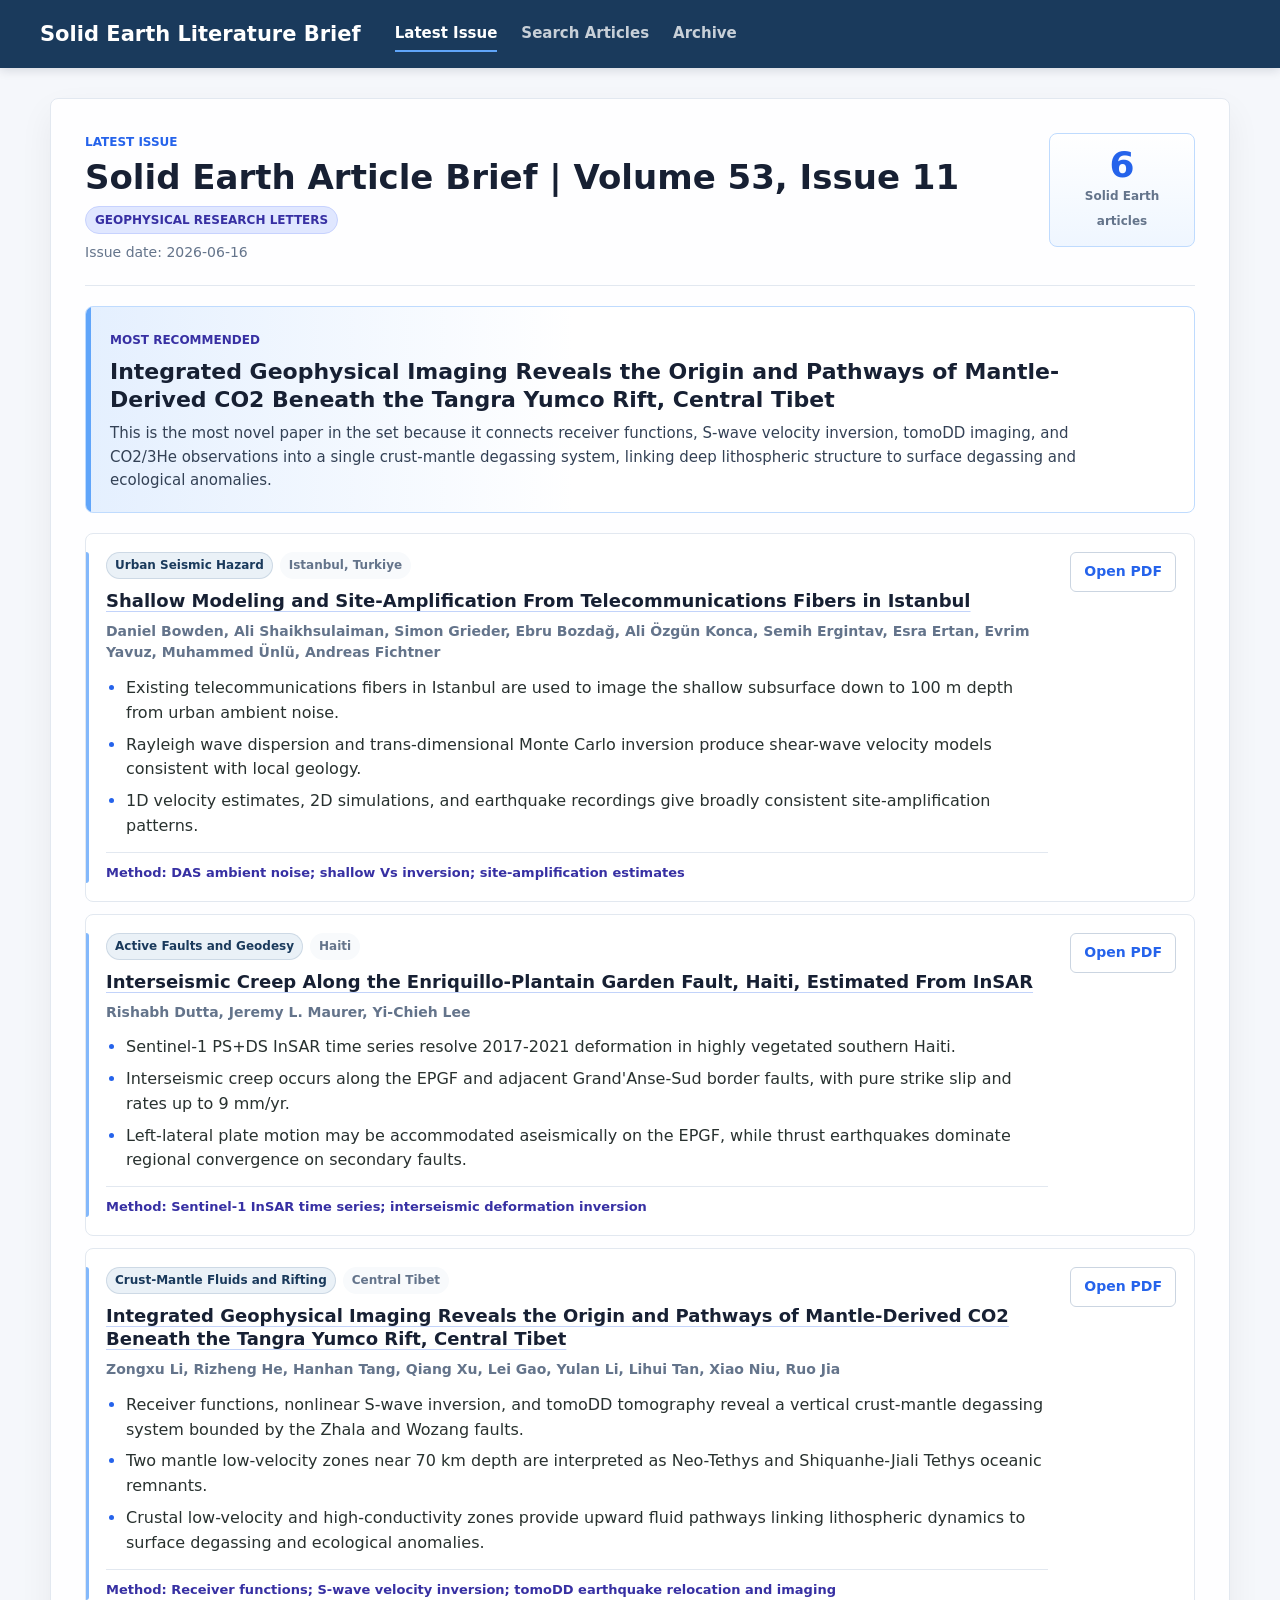
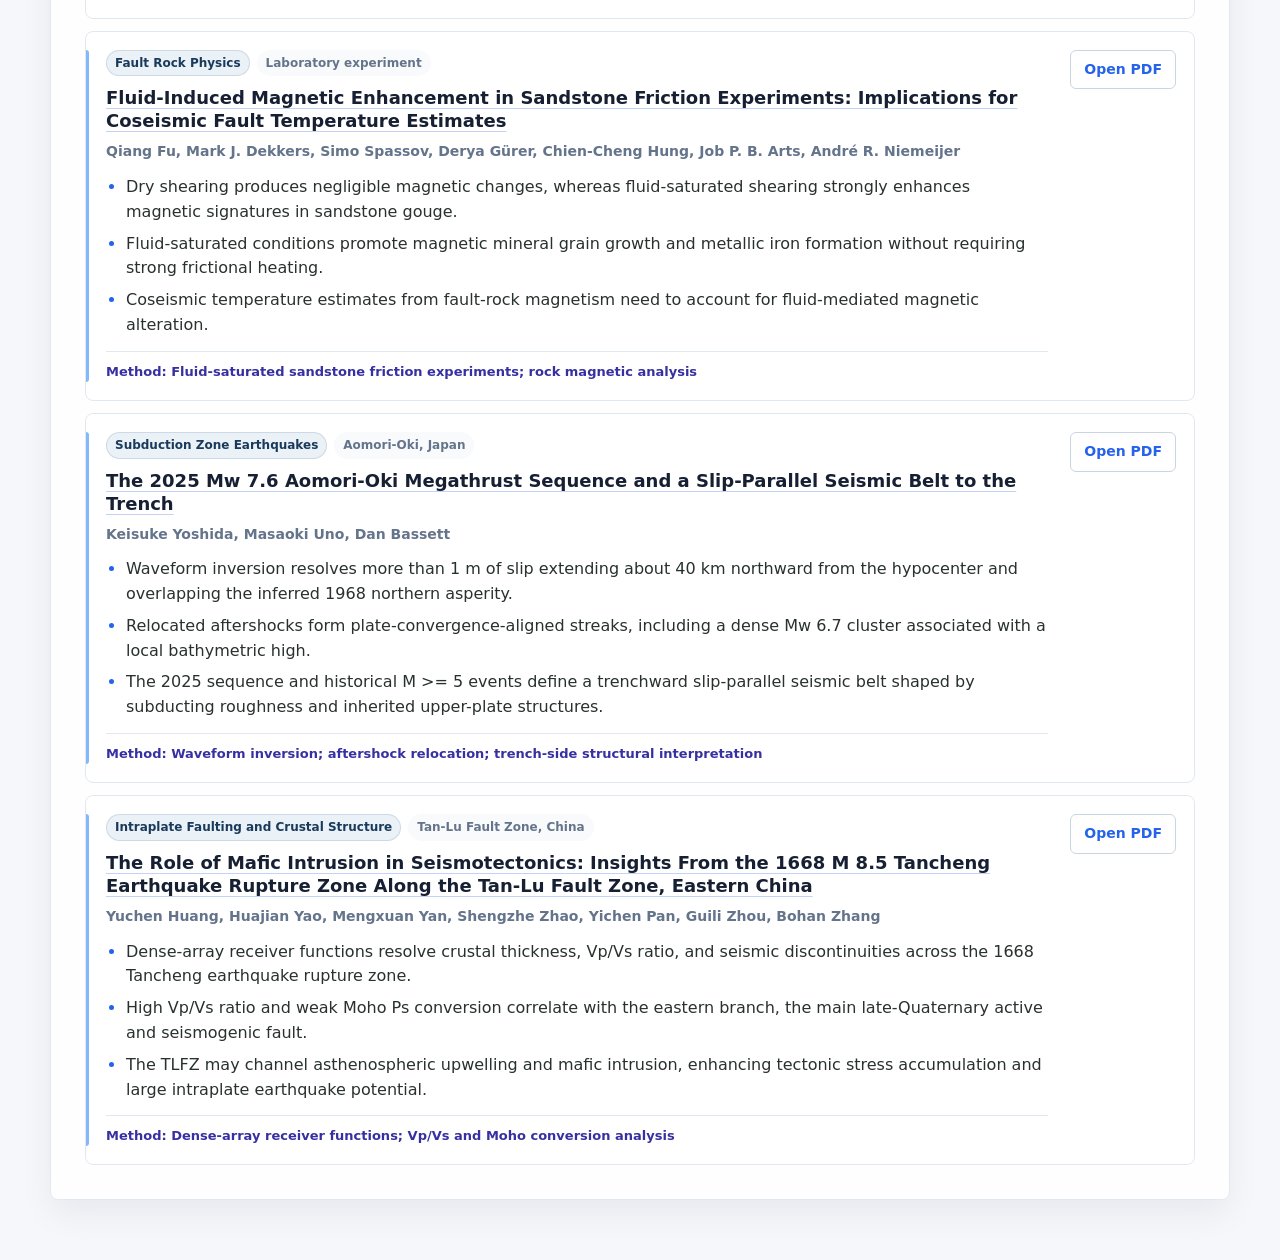
<file: index.html>
<!doctype html>
<html lang="en">
  <head>
    <meta charset="utf-8" />
    <meta name="viewport" content="width=device-width, initial-scale=1" />
    <title>Solid Earth Literature Monitor</title>
    <link rel="stylesheet" href="assets/styles.css" />
  </head>
  <body>
    <header class="topbar">
      <div class="topbar-inner">
        <a class="site-title" href="#latest" data-section-link="latest">Solid Earth Literature Brief</a>
        <nav class="topbar-nav" aria-label="Report sections">
          <a href="#latest" data-section-link="latest" class="active">Latest Issue</a>
          <a href="#search" data-section-link="search">Search Articles</a>
          <a href="#archive" data-section-link="archive">Archive</a>
        </nav>
      </div>
    </header>

    <main>
      <section id="latest" class="latest-section content-section active" aria-labelledby="latest-title">
        <div class="latest-head">
          <div>
            <p class="section-kicker">Latest Issue</p>
            <h2 id="latest-title"></h2>
            <p id="latest-meta" class="meta-line"></p>
          </div>
          <div id="latest-count" class="count-box"></div>
        </div>

        <div id="latest-summary" class="summary-grid"></div>
        <div id="latest-list" class="article-list"></div>
      </section>

      <section id="search" class="search-section content-section" aria-labelledby="search-title">
        <div class="section-title-row">
          <div>
            <p class="section-kicker">Search</p>
            <h2 id="search-title">Search Articles</h2>
          </div>
          <span id="search-count" class="small-note"></span>
        </div>

        <div class="controls" aria-label="Search recorded articles">
          <label class="search-box">
            <span>Keyword</span>
            <input id="search-input" type="search" placeholder="Title, author, method, region, key point" />
          </label>
          <div id="interest-filters" class="interest-filters" aria-label="Interest keyword filter"></div>
        </div>

        <div id="search-results" class="article-list compact-list"></div>
      </section>

      <section id="archive" class="archive-section content-section" aria-labelledby="archive-title">
        <div class="section-title-row">
          <div>
            <p class="section-kicker">Archive</p>
            <h2 id="archive-title">Previous Reports</h2>
          </div>
          <span id="archive-count" class="small-note"></span>
        </div>
        <div id="archive-list" class="archive-list"></div>
      </section>

    </main>

    <script src="assets/app.js"></script>
  </body>
</html>
</file>
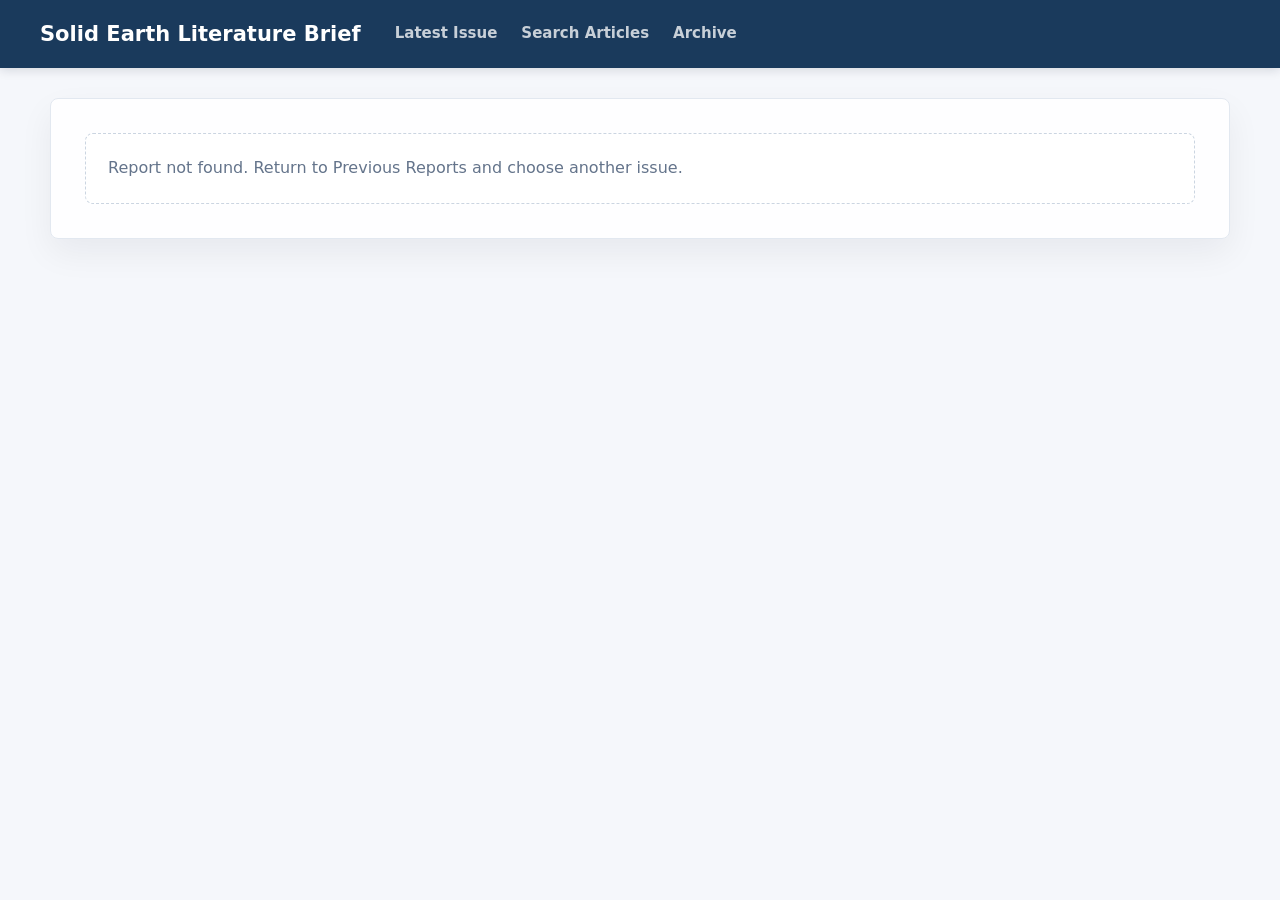
<file: report.html>
<!doctype html>
<html lang="en">
  <head>
    <meta charset="utf-8" />
    <meta name="viewport" content="width=device-width, initial-scale=1" />
    <title>Solid Earth Report Detail</title>
    <link rel="stylesheet" href="assets/styles.css" />
  </head>
  <body>
    <header class="topbar">
      <div class="topbar-inner">
        <a class="site-title" href="index.html">Solid Earth Literature Brief</a>
        <nav class="topbar-nav" aria-label="Report navigation">
          <a href="index.html#latest">Latest Issue</a>
          <a href="index.html#search">Search Articles</a>
          <a href="index.html#archive">Archive</a>
        </nav>
      </div>
    </header>

    <main>
      <section id="report-detail" class="detail-section detail-page" aria-labelledby="detail-title" hidden>
        <div class="detail-head">
          <div>
            <p class="section-kicker">Report Detail</p>
            <h2 id="detail-title"></h2>
            <p id="detail-meta" class="meta-line"></p>
          </div>
          <div class="detail-actions">
            <a id="detail-source" class="article-link" target="_blank" rel="noreferrer" hidden>Issue Page</a>
            <a class="article-link" href="index.html#archive">Back</a>
          </div>
        </div>

        <div id="detail-summary" class="summary-grid"></div>
        <div id="detail-list" class="article-list"></div>
      </section>

      <section id="report-missing" class="detail-section detail-page" hidden>
        <div class="empty-state">Report not found. Return to Previous Reports and choose another issue.</div>
      </section>
    </main>

    <script src="assets/app.js"></script>
  </body>
</html>
</file>
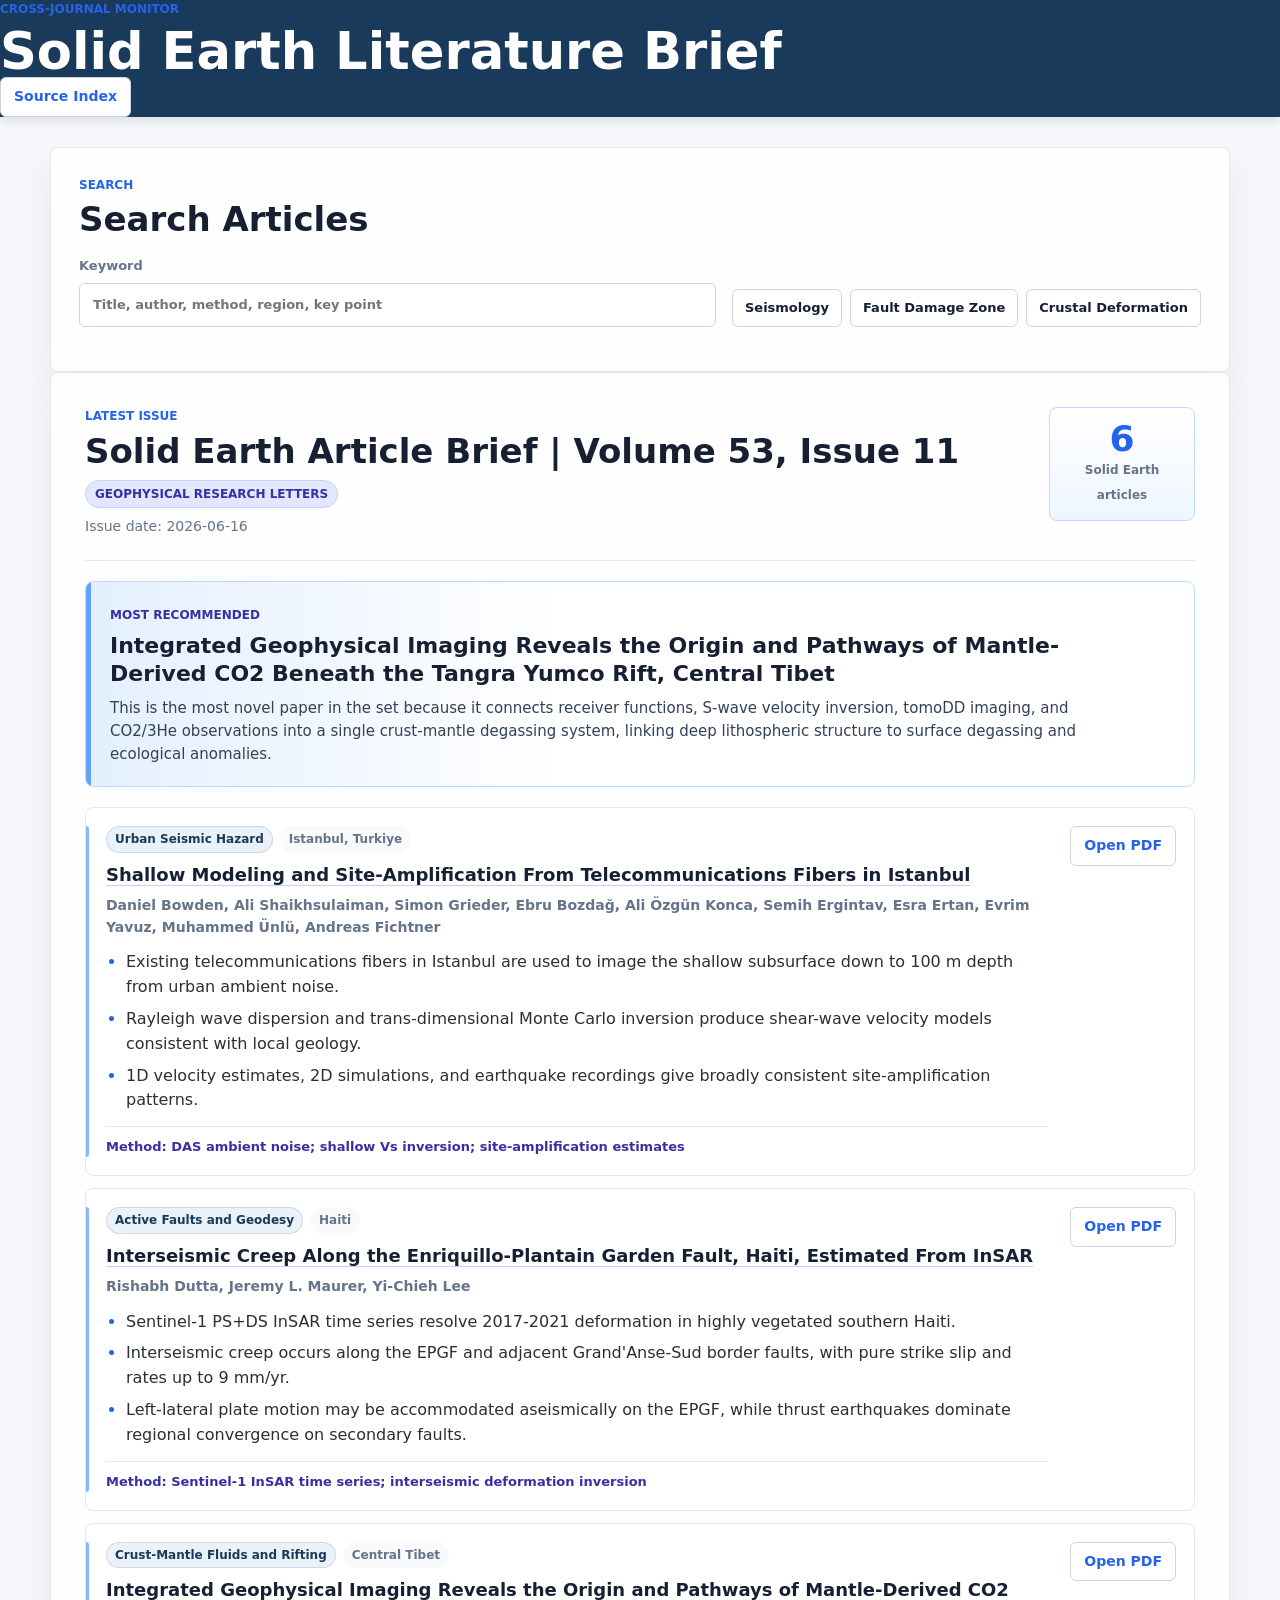
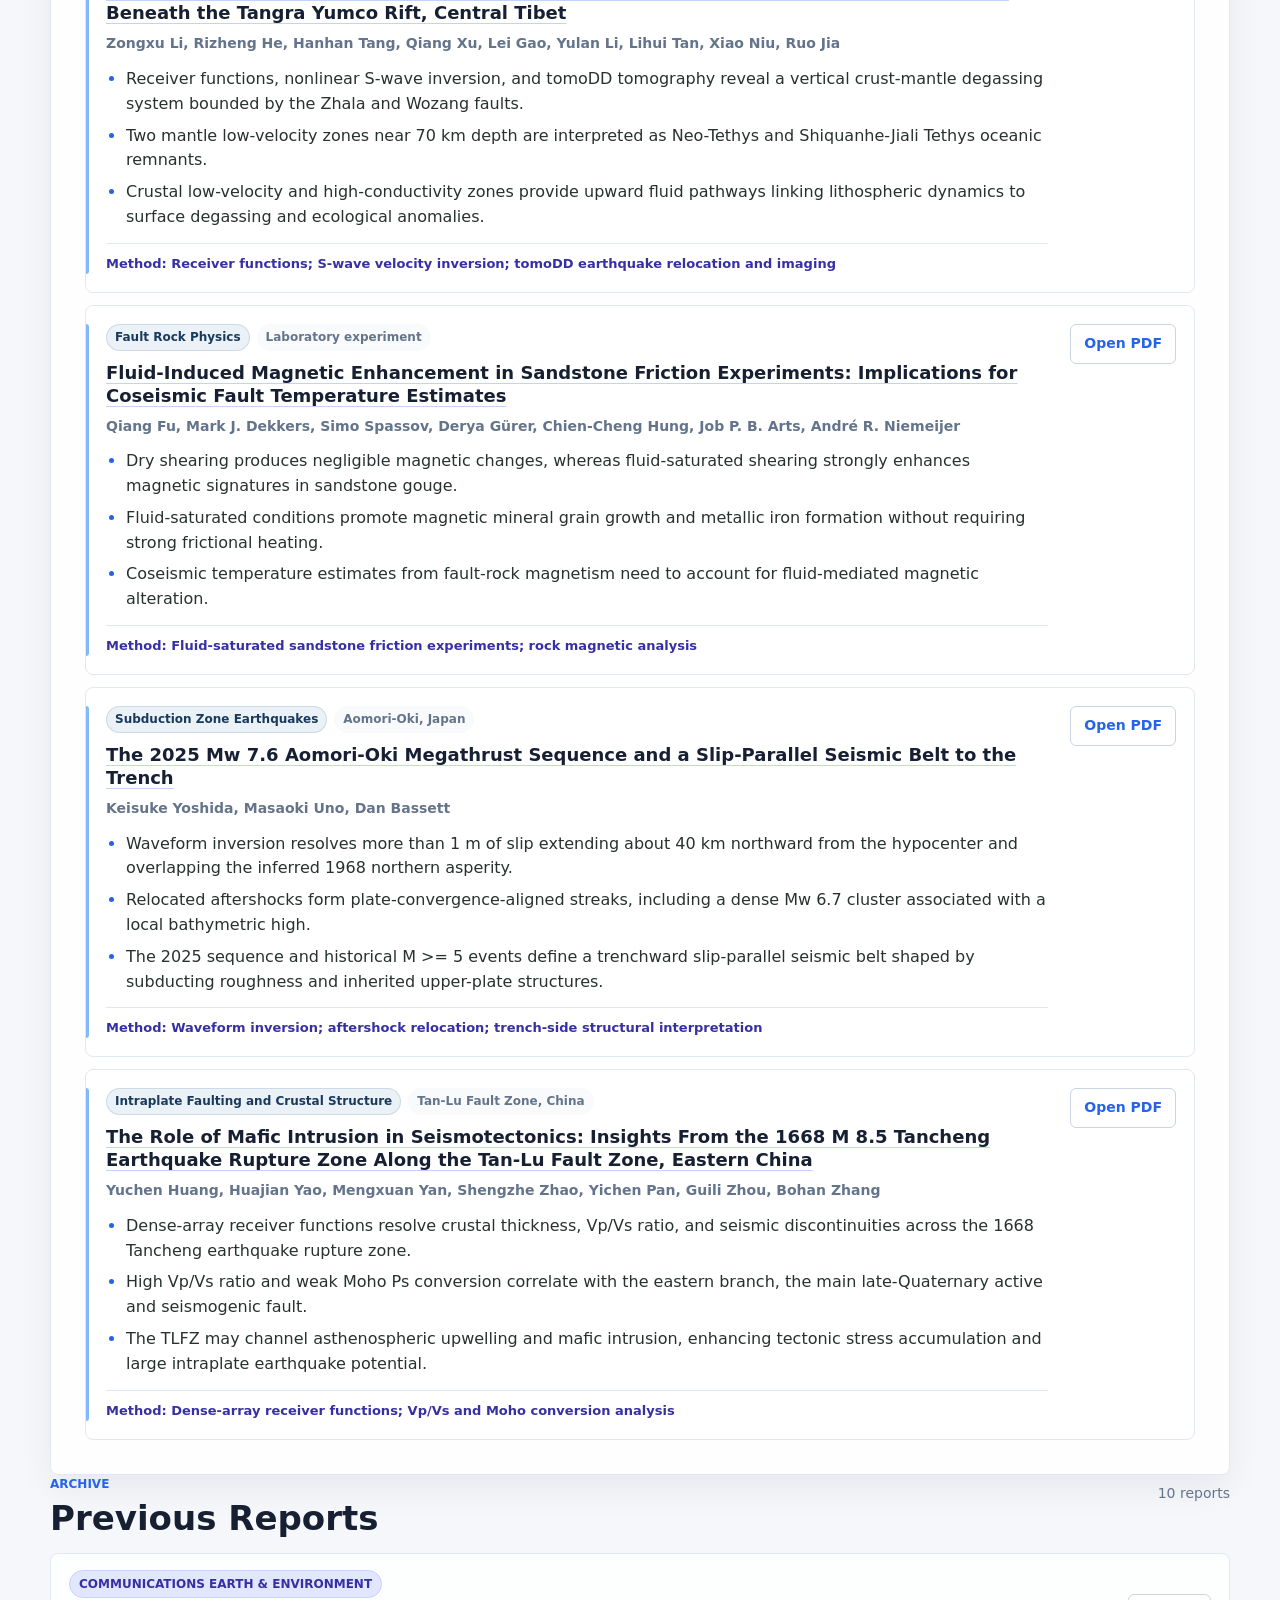
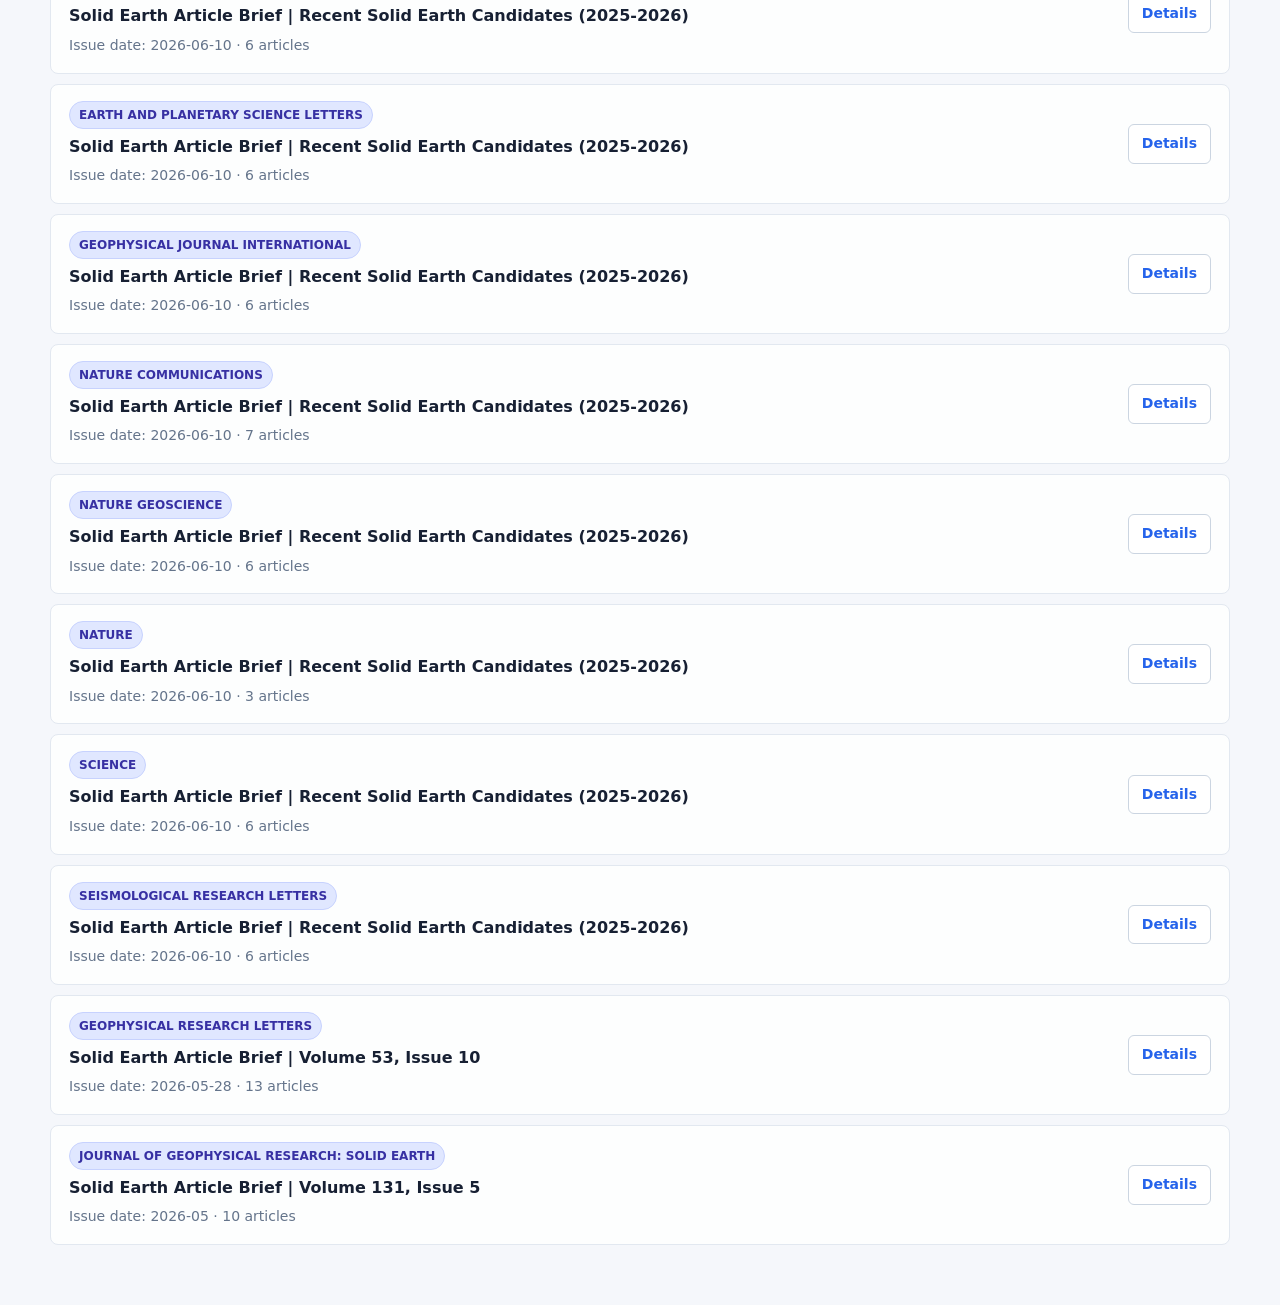
<file: solid-earth-reporter.html>
<!doctype html>
<html lang="en">
  <head>
    <meta charset="utf-8" />
    <meta name="viewport" content="width=device-width, initial-scale=1" />
    <title>Solid Earth Literature Monitor</title>
    <link rel="stylesheet" href="assets/styles.css" />
  </head>
  <body>
    <header class="topbar">
      <div>
        <p class="eyebrow">Cross-Journal Monitor</p>
        <h1>Solid Earth Literature Brief</h1>
      </div>
      <a class="source-link" href="https://agupubs.onlinelibrary.wiley.com/toc/19448007/current" target="_blank" rel="noreferrer">
        Source Index
      </a>
    </header>

    <main>
      <section class="search-section" aria-labelledby="search-title">
        <div class="section-title-row">
          <div>
            <p class="section-kicker">Search</p>
            <h2 id="search-title">Search Articles</h2>
          </div>
          <span id="search-count" class="small-note"></span>
        </div>

        <div class="controls" aria-label="Search recorded articles">
          <label class="search-box">
            <span>Keyword</span>
            <input id="search-input" type="search" placeholder="Title, author, method, region, key point" />
          </label>
          <div id="interest-filters" class="interest-filters" aria-label="Interest keyword filter"></div>
        </div>

        <div id="search-results" class="article-list compact-list"></div>
      </section>

      <section class="latest-section" aria-labelledby="latest-title">
        <div class="latest-head">
          <div>
            <p class="section-kicker">Latest Issue</p>
            <h2 id="latest-title"></h2>
            <p id="latest-meta" class="meta-line"></p>
          </div>
          <div id="latest-count" class="count-box"></div>
        </div>

        <div id="latest-summary" class="summary-grid"></div>
        <div id="latest-list" class="article-list"></div>
      </section>

      <section class="archive-section" aria-labelledby="archive-title">
        <div class="section-title-row">
          <div>
            <p class="section-kicker">Archive</p>
            <h2 id="archive-title">Previous Reports</h2>
          </div>
          <span id="archive-count" class="small-note"></span>
        </div>
        <div id="archive-list" class="archive-list"></div>
      </section>

    </main>

    <script src="assets/app.js"></script>
  </body>
</html>
</file>
<file: assets/styles.css>
:root {
  color-scheme: light;
  --page: #f5f7fb;
  --surface: #ffffff;
  --surface-soft: #f8fafc;
  --ink: #172033;
  --muted: #64748b;
  --line: #e2e8f0;
  --line-strong: #cbd5e1;
  --blue: #1a3a5c;
  --blue-bright: #2563eb;
  --blue-soft: #eff6ff;
  --blue-pale: #dbeafe;
  --indigo: #3730a3;
  --slate: #334155;
  --amber: #f59e0b;
  --shadow: 0 14px 34px rgba(15, 23, 42, 0.06);
  --shadow-small: 0 8px 20px rgba(15, 23, 42, 0.08);
}

* {
  box-sizing: border-box;
}

[hidden] {
  display: none !important;
}

html {
  scroll-behavior: smooth;
}

body {
  margin: 0;
  background: var(--page);
  color: var(--ink);
  font-family: Inter, ui-sans-serif, system-ui, -apple-system, BlinkMacSystemFont, "Segoe UI", sans-serif;
  line-height: 1.55;
}

a {
  color: inherit;
}

.topbar {
  position: sticky;
  top: 0;
  z-index: 100;
  background: var(--blue);
  color: #ffffff;
  box-shadow: 0 2px 10px rgba(15, 23, 42, 0.14);
}

.topbar-inner {
  display: flex;
  align-items: center;
  gap: 34px;
  justify-content: flex-start;
  width: min(1200px, calc(100vw - 32px));
  min-height: 68px;
  margin: 0 auto;
  padding: 14px 0;
}

.site-title {
  color: #ffffff;
  font-size: 21px;
  font-weight: 800;
  text-decoration: none;
  white-space: nowrap;
}

.site-title:hover,
.site-title:focus-visible {
  color: #ffffff;
  outline: none;
  text-decoration: none;
}

.topbar-nav {
  display: flex;
  flex-wrap: wrap;
  gap: 24px;
  align-items: center;
}

.topbar-nav a {
  min-height: 34px;
  padding: 6px 0 5px;
  border-bottom: 2px solid transparent;
  color: rgba(255, 255, 255, 0.76);
  font-size: 15px;
  font-weight: 720;
  text-decoration: none;
  transition: border-color 160ms ease, color 160ms ease;
}

.topbar-nav a:hover,
.topbar-nav a:focus-visible,
.topbar-nav a.active {
  border-bottom-color: #60a5fa;
  color: #ffffff;
  outline: none;
}

.eyebrow,
.section-kicker {
  margin: 0 0 6px;
  color: var(--blue-bright);
  font-size: 12px;
  font-weight: 800;
  letter-spacing: 0;
  text-transform: uppercase;
}

h1,
h2,
h3,
p,
li {
  overflow-wrap: anywhere;
}

h1 {
  max-width: 860px;
  margin: 0;
  font-size: clamp(30px, 4vw, 52px);
  line-height: 1.02;
}

h2 {
  margin: 0;
  font-size: clamp(22px, 3vw, 34px);
  line-height: 1.12;
}

#latest-title,
#detail-title {
  display: flex;
  flex-wrap: wrap;
  gap: 10px;
  align-items: center;
}

h3 {
  margin: 0;
  font-size: 18px;
  line-height: 1.28;
}

.source-link,
.article-link {
  display: inline-flex;
  align-items: center;
  justify-content: center;
  min-height: 38px;
  padding: 8px 13px;
  border: 1px solid var(--line-strong);
  border-radius: 6px;
  background: #ffffff;
  color: var(--blue-bright);
  font-weight: 760;
  font-size: 14px;
  text-decoration: none;
  white-space: nowrap;
  transition: background 160ms ease, border-color 160ms ease, color 160ms ease, transform 160ms ease;
}

.source-link:hover,
.source-link:focus-visible,
.article-link:hover,
.article-link:focus-visible {
  border-color: var(--blue-bright);
  background: var(--blue-bright);
  color: #ffffff;
  outline: none;
  transform: translateY(-1px);
}

.article-link-muted,
.article-link-muted:hover,
.article-link-muted:focus-visible {
  border-style: dashed;
  border-color: var(--line-strong);
  background: #f4f6f5;
  color: #8a918f;
  transform: none;
}

main {
  width: min(1180px, calc(100vw - 32px));
  margin: 0 auto;
  padding: 30px 0 60px;
}

.content-section {
  display: none;
}

.content-section.active {
  display: block;
}

.search-section,
.latest-section,
.detail-section {
  border: 1px solid var(--line);
  border-radius: 8px;
  background: rgba(255, 255, 255, 0.94);
  box-shadow: var(--shadow);
}

.search-section {
  padding: clamp(18px, 3vw, 28px);
}

.latest-section,
.detail-section {
  padding: clamp(20px, 3vw, 34px);
}

.archive-section {
  padding: 0;
}

.latest-head,
.section-title-row,
.detail-head {
  display: flex;
  justify-content: space-between;
  gap: 24px;
  align-items: flex-start;
}

.latest-head {
  padding-bottom: 22px;
  border-bottom: 1px solid var(--line);
}

.meta-line,
.small-note {
  margin: 8px 0 0;
  color: var(--muted);
  font-size: 14px;
}

.meta-line:empty,
.small-note:empty {
  display: none;
}

.count-box {
  min-width: 146px;
  padding: 13px 16px;
  border: 1px solid #bfdbfe;
  border-radius: 8px;
  background: linear-gradient(180deg, #ffffff, var(--blue-soft));
  text-align: center;
}

.count-box strong {
  display: block;
  color: var(--blue-bright);
  font-size: 36px;
  line-height: 1;
}

.count-box span {
  color: var(--muted);
  font-size: 12px;
  font-weight: 720;
}

.controls {
  display: grid;
  grid-template-columns: minmax(260px, 1fr) auto;
  gap: 16px;
  margin: 18px 0 4px;
  align-items: end;
}

.search-box {
  display: grid;
  gap: 7px;
  color: var(--muted);
  font-size: 13px;
  font-weight: 720;
}

.search-box input {
  width: 100%;
  min-height: 44px;
  padding: 10px 13px;
  border: 1px solid var(--line-strong);
  border-radius: 6px;
  background: #ffffff;
  color: var(--ink);
  font: inherit;
  transition: border-color 160ms ease, box-shadow 160ms ease;
}

.search-box input:focus {
  border-color: #60a5fa;
  box-shadow: 0 0 0 3px rgba(96, 165, 250, 0.22);
  outline: none;
}

.interest-filters {
  display: flex;
  flex-wrap: wrap;
  justify-content: flex-end;
  gap: 8px;
}

.filter-button {
  min-height: 38px;
  padding: 8px 12px;
  border: 1px solid var(--line-strong);
  border-radius: 6px;
  background: #ffffff;
  color: var(--ink);
  font: inherit;
  font-size: 13px;
  font-weight: 760;
  cursor: pointer;
  transition: background 160ms ease, border-color 160ms ease, color 160ms ease, transform 160ms ease;
}

.filter-button:hover,
.filter-button:focus-visible {
  border-color: #60a5fa;
  color: var(--blue-bright);
  outline: none;
  transform: translateY(-1px);
}

.filter-button[aria-pressed="true"] {
  border-color: var(--blue);
  background: var(--blue);
  color: #ffffff;
}

.summary-grid {
  display: grid;
  grid-template-columns: 1fr;
  gap: 12px;
  margin: 20px 0;
}

.recommendation-card {
  position: relative;
  display: block;
  padding: 20px 22px 20px 24px;
  overflow: hidden;
  border: 1px solid #bfdbfe;
  border-radius: 8px;
  background:
    linear-gradient(90deg, rgba(219, 234, 254, 0.75), transparent 44%),
    #ffffff;
  color: inherit;
  text-decoration: none;
  transition: border-color 160ms ease, box-shadow 160ms ease, transform 160ms ease;
}

a.recommendation-card:hover,
a.recommendation-card:focus-visible {
  border-color: #93c5fd;
  box-shadow: var(--shadow-small);
  outline: none;
  transform: translateY(-1px);
}

.recommendation-card::before {
  position: absolute;
  inset: 0 auto 0 0;
  width: 5px;
  background: #60a5fa;
  content: "";
}

.recommendation-card b {
  display: inline-flex;
  margin-bottom: 8px;
  color: var(--indigo);
  font-size: 12px;
  font-weight: 820;
  text-transform: uppercase;
}

.recommendation-card h3 {
  max-width: 980px;
  margin-bottom: 8px;
  font-size: clamp(18px, 2vw, 22px);
}

.recommendation-card p {
  max-width: 980px;
  margin: 0;
  color: var(--slate);
  font-size: 15px;
}

.article-list {
  display: grid;
  gap: 12px;
}

.compact-list {
  margin-top: 16px;
}

.article-card {
  position: relative;
  display: grid;
  grid-template-columns: minmax(0, 1fr) auto;
  gap: 22px;
  padding: 18px 18px 18px 20px;
  border: 1px solid var(--line);
  border-radius: 8px;
  background: #ffffff;
  box-shadow: 0 1px 0 rgba(255, 255, 255, 0.8) inset;
  transition: border-color 160ms ease, box-shadow 160ms ease, transform 160ms ease;
  scroll-margin-block: 34px;
}

.article-card::before {
  position: absolute;
  inset: 18px auto 18px 0;
  width: 3px;
  border-radius: 0 4px 4px 0;
  background: #60a5fa;
  content: "";
  opacity: 0.78;
}

.article-card:hover {
  border-color: #bfdbfe;
  box-shadow: var(--shadow-small);
  transform: translateY(-1px);
}

.article-card:focus {
  border-color: #93c5fd;
  box-shadow: 0 0 0 3px rgba(96, 165, 250, 0.24), var(--shadow-small);
  outline: none;
}

.article-card-highlight {
  animation: articleTargetPulse 1800ms ease both;
}

@keyframes articleTargetPulse {
  0% {
    border-color: #60a5fa;
    background: var(--blue-soft);
    box-shadow: 0 0 0 6px rgba(96, 165, 250, 0.22), 0 18px 46px rgba(37, 99, 235, 0.13);
    transform: scale(1.006);
  }

  55% {
    border-color: #93c5fd;
    background: #ffffff;
    box-shadow: 0 0 0 4px rgba(96, 165, 250, 0.18), var(--shadow-small);
  }

  100% {
    border-color: var(--line);
    background: #ffffff;
    box-shadow: none;
    transform: scale(1);
  }
}

.article-topline {
  display: flex;
  flex-wrap: wrap;
  gap: 7px;
  margin-bottom: 10px;
}

.tag {
  display: inline-flex;
  align-items: center;
  min-height: 24px;
  padding: 3px 8px;
  border: 1px solid transparent;
  border-radius: 999px;
  background: var(--surface-soft);
  color: var(--muted);
  font-size: 12px;
  font-weight: 760;
}

.tag.topic {
  border-color: rgba(49, 95, 140, 0.16);
  background: #eaf1f7;
  color: var(--blue);
}

.tag.journal,
.journal-badge {
  border-color: #c7d2fe;
  background: #e0e7ff;
  color: var(--indigo);
}

.journal-badge {
  display: inline-flex;
  align-items: center;
  min-height: 28px;
  padding: 4px 9px;
  border: 1px solid #c7d2fe;
  border-radius: 999px;
  font-size: 12px;
  font-weight: 820;
  line-height: 1;
  text-transform: uppercase;
  white-space: nowrap;
}

.article-title-link {
  color: var(--ink);
  text-decoration-color: rgba(37, 99, 235, 0.28);
  text-decoration-thickness: 1px;
  text-underline-offset: 4px;
}

.article-title-link:hover,
.article-title-link:focus-visible {
  color: var(--blue-bright);
  text-decoration-color: currentColor;
  outline: none;
}

.article-authors {
  margin: 9px 0 0;
  color: var(--muted);
  font-size: 14px;
  font-weight: 650;
}

.ai-badge {
  display: inline-flex;
  align-items: center;
  gap: 6px;
  width: max-content;
  margin-top: 12px;
  padding: 4px 8px;
  border: 1px solid rgba(49, 95, 140, 0.26);
  border-radius: 6px;
  background: #f0f6fb;
  color: var(--blue);
  font-size: 12px;
  font-weight: 760;
}

.ai-badge::before {
  width: 8px;
  height: 8px;
  border-radius: 2px;
  background: var(--blue);
  content: "";
}

.key-points {
  display: grid;
  gap: 7px;
  margin: 12px 0 0;
  padding-left: 20px;
  color: #28312f;
}

.key-points li::marker {
  color: var(--blue-bright);
}

.article-meta {
  margin-top: 13px;
  padding-top: 10px;
  border-top: 1px solid var(--line);
  color: var(--indigo);
  font-size: 13px;
  font-weight: 760;
}

.article-card > .article-link {
  align-self: start;
  min-width: 82px;
}

.archive-list {
  display: grid;
  gap: 10px;
  margin-top: 16px;
}

.archive-item {
  display: grid;
  grid-template-columns: minmax(0, 1fr) auto;
  gap: 16px;
  align-items: center;
  padding: 16px 18px;
  border: 1px solid var(--line);
  border-radius: 8px;
  background: rgba(255, 255, 255, 0.86);
  color: inherit;
  text-decoration: none;
  transition: border-color 160ms ease, transform 160ms ease, box-shadow 160ms ease;
}

.archive-item:hover,
.archive-item:focus-visible {
  border-color: rgba(15, 95, 84, 0.55);
  box-shadow: var(--shadow-small);
  transform: translateY(-1px);
  outline: none;
}

.archive-item h3 {
  font-size: 16px;
}

.archive-topline {
  display: flex;
  flex-wrap: wrap;
  gap: 8px;
  margin-bottom: 8px;
}

.detail-actions {
  display: flex;
  flex-wrap: wrap;
  justify-content: flex-end;
  gap: 8px;
}

.detail-section[hidden] {
  display: none;
}

.empty-state {
  padding: 22px;
  border: 1px dashed var(--line-strong);
  border-radius: 8px;
  background: rgba(255, 255, 255, 0.74);
  color: var(--muted);
}

@media (max-width: 860px) {
  .topbar,
  .latest-head,
  .section-title-row,
  .detail-head,
  .article-card,
  .archive-item {
    grid-template-columns: 1fr;
    flex-direction: column;
  }

  .topbar,
  .latest-head,
  .section-title-row,
  .detail-head {
    align-items: flex-start;
  }

  .controls {
    grid-template-columns: 1fr;
  }

  .interest-filters {
    justify-content: flex-start;
  }

  .count-box {
    width: 100%;
    text-align: left;
  }

  #latest-title,
  #detail-title {
    align-items: flex-start;
  }

  .count-box strong,
  .count-box span {
    display: inline;
  }

  .count-box strong {
    margin-right: 7px;
    font-size: 28px;
  }

  .source-link,
  .article-link,
  .detail-actions {
    width: 100%;
  }

  .article-card > .article-link {
    justify-self: stretch;
  }
}

@media (max-width: 520px) {
  main {
    width: min(100% - 20px, 1180px);
    padding-top: 16px;
  }

  .topbar {
    padding: 24px 18px 28px;
  }

  .search-section,
  .latest-section,
  .detail-section {
    padding: 16px;
  }

  .article-card {
    padding: 16px;
  }
}
</file>
